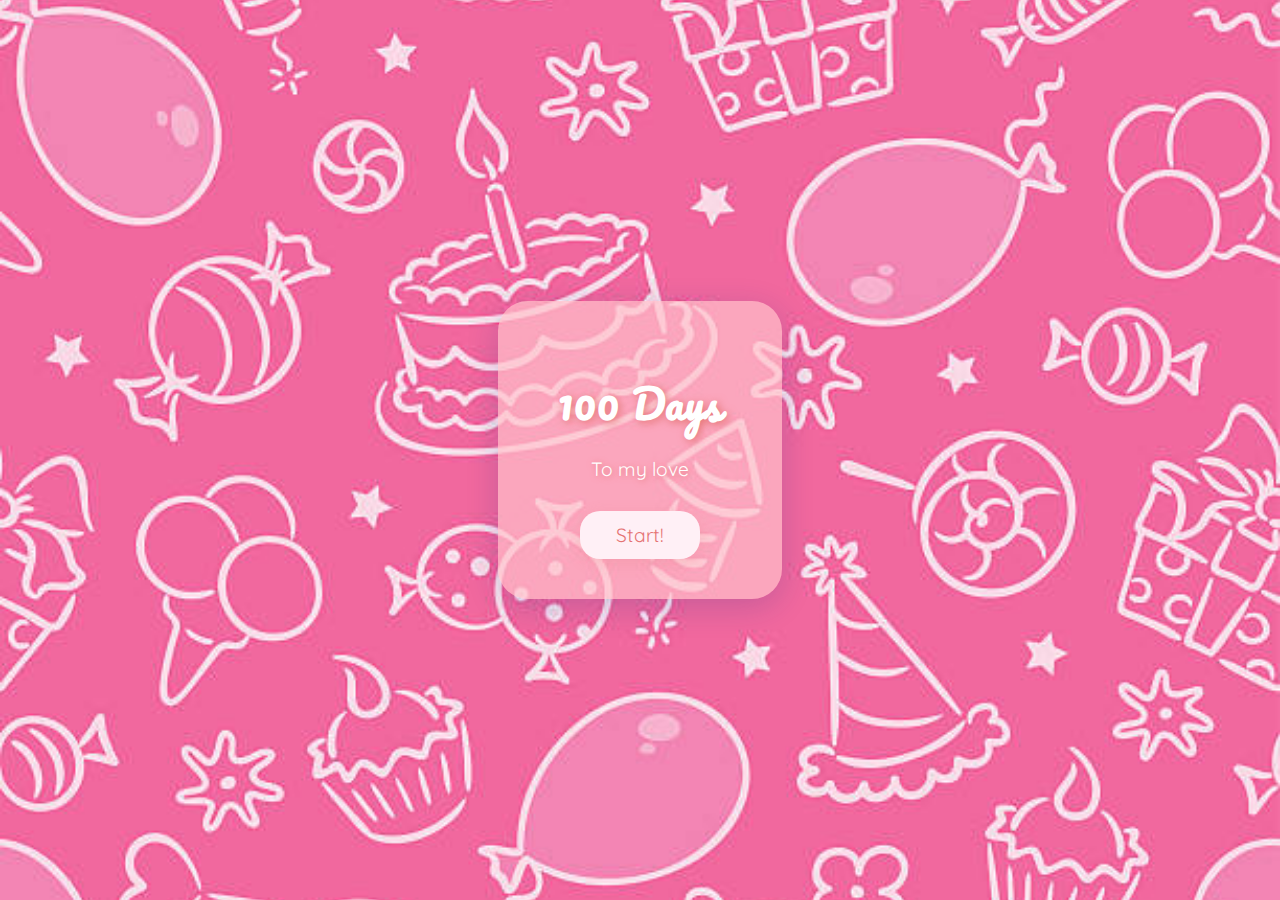
<file: index.html>
<!DOCTYPE html>
<html lang="en">
    <head>
        <meta charset="UTF-8" />
        <meta
            name="viewport"
            content="width=device-width, initial-scale=1.0, maximum-scale=1.0, user-scalable=no"
        />
        <title>100 Days</title>
        <link rel="stylesheet" href="css/style.css" />
        <link rel="stylesheet" href="css/protection.css" />
        <link rel="stylesheet" href="css/numpad-custom.css" />
        <link
            href="https://fonts.googleapis.com/css2?family=Fredoka+One&family=Pacifico&family=Quicksand:wght@400;700&display=swap"
            rel="stylesheet"
        />
    </head>
    <body>
        <div class="container" id="welcome-screen">
            <h1>100 Days</h1>
            <p>To my love</p>
            <button id="start-btn">Start!</button>
        </div>

        <div class="lock-container" id="lock-screen" style="display: none">
            <div class="photo-frame">
                <img src="images/img_memory/a3.jpg" alt="couple" />
                <div class="photo-caption">i love you &lt;3</div>
            </div>
            <h2>Love's Lock</h2>
            <p>Ngày kỷ niệm của chúng mình là ngày nào nhỉ?</p>
            <div class="lock-input">
                <span class="lock-icon">🔒</span>
                <span id="password-dots"></span>
            </div>
            <div class="numpad">
                <button class="num-btn num-1">1</button>
                <button class="num-btn num-2">2</button>
                <button class="num-btn num-3">3</button>
                <button class="num-btn num-4">4</button>
                <button class="num-btn num-5">5</button>
                <button class="num-btn num-6">6</button>
                <button class="num-btn num-7">7</button>
                <button class="num-btn num-8">8</button>
                <button class="num-btn num-9">9</button>
                <button class="num-btn num-star">*</button>
                <button class="num-btn num-0">0</button>
                <button class="num-btn num-backspace" id="backspace">⌫</button>
            </div>
        </div>

        <script src="js/script.js"></script>
        <script src="prevent-zoom.js"></script>
    </body>
</html>
</file>
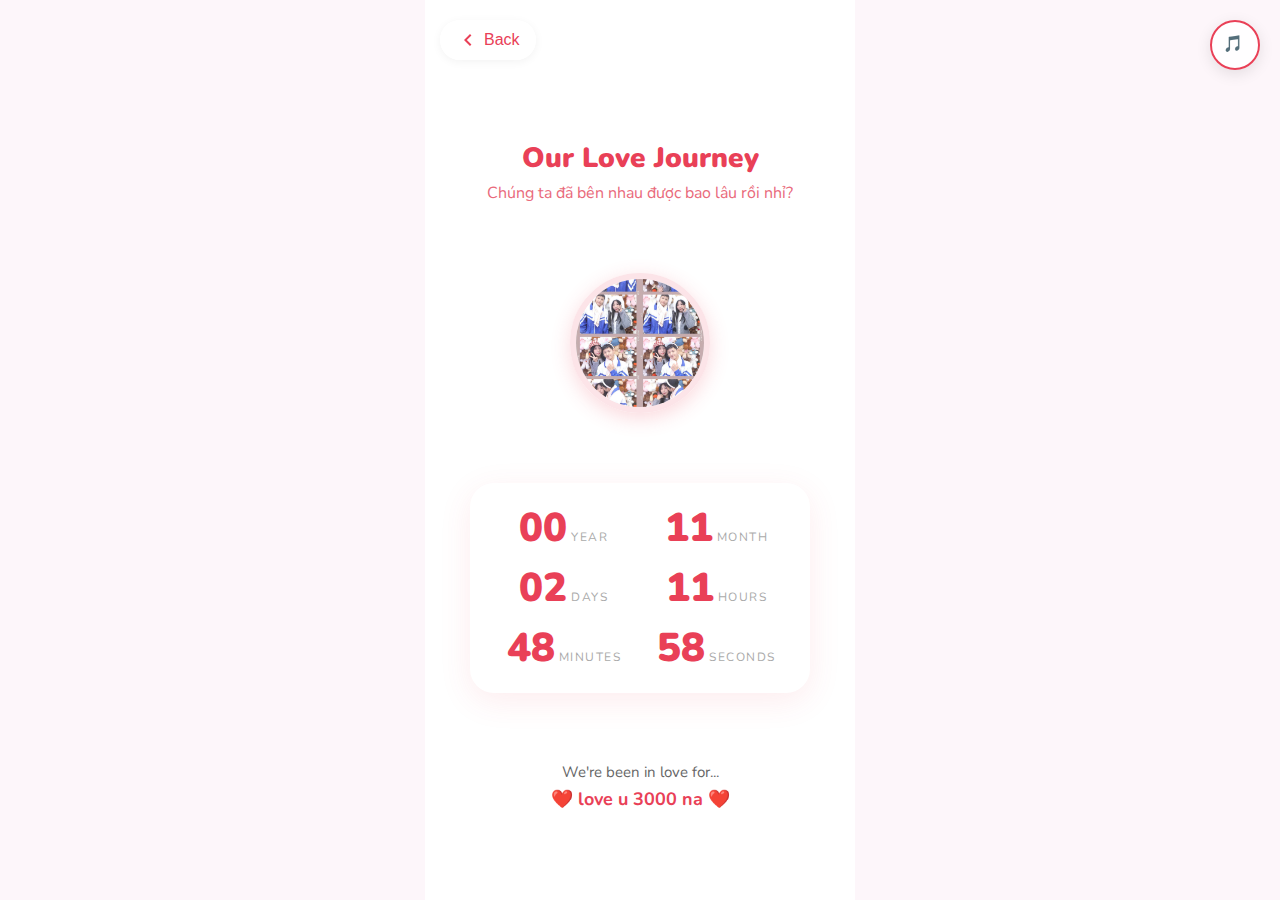
<file: count.html>
<!DOCTYPE html>
<html lang="vi">
    <head>
        <meta charset="UTF-8" />
        <meta
            name="viewport"
            content="width=device-width, initial-scale=1.0, user-scalable=no"
        />
        <title>Love Calendar</title>
        <link rel="stylesheet" href="css/count.css" />
        <link rel="stylesheet" href="css/music-control.css" />
        <link rel="stylesheet" href="css/protection.css" />
        <link rel="preconnect" href="https://fonts.googleapis.com" />
        <link rel="preconnect" href="https://fonts.gstatic.com" crossorigin />
        <link
            href="https://fonts.googleapis.com/css2?family=Nunito:wght@400;700;900&family=Kanit:wght@400;700&display=swap"
            rel="stylesheet"
        />
        <!-- Bảo vệ source code -->
        <script src="js/protection.js"></script>
    </head>
    <body>
        <div class="mobile-screen">
            <header>
                <button class="back-btn" onclick="window.history.back()">
                    <svg
                        width="24"
                        height="24"
                        viewBox="0 0 24 24"
                        fill="none"
                        xmlns="http://www.w3.org/2000/svg"
                    >
                        <path
                            d="M15.41 7.41L14 6L8 12L14 18L15.41 16.59L10.83 12L15.41 7.41Z"
                            fill="#E94057"
                        />
                    </svg>
                    <span>Back</span>
                </button>
            </header>

            <main>
                <div class="top-content">
                    <h1>Our Love Journey</h1>
                    <h2>Chúng ta đã bên nhau được bao lâu rồi nhỉ?</h2>
                </div>

                <div class="avatar-container">
                    <img src="images/img_memory/a3.jpg" alt="Ảnh cặp đôi" />
                </div>

                <div class="countdown-card">
                    <div class="countdown-grid">
                        <div class="time-unit">
                            <span class="time-value" id="years">00</span>
                            <span class="time-label">Year</span>
                        </div>
                        <div class="time-unit">
                            <span class="time-value" id="months">00</span>
                            <span class="time-label">Month</span>
                        </div>
                        <div class="time-unit">
                            <span class="time-value" id="days">00</span>
                            <span class="time-label">Days</span>
                        </div>
                        <div class="time-unit">
                            <span class="time-value" id="hours">00</span>
                            <span class="time-label">Hours</span>
                        </div>
                        <div class="time-unit">
                            <span class="time-value" id="minutes">00</span>
                            <span class="time-label">Minutes</span>
                        </div>
                        <div class="time-unit">
                            <span class="time-value" id="seconds">00</span>
                            <span class="time-label">Seconds</span>
                        </div>
                    </div>
                </div>

                <div class="footer-text">
                    <p class="footer-title">We're been in love for...</p>
                    <p class="footer-message">❤️ love u 3000 na ❤️</p>
                </div>
            </main>
        </div>

        <!-- Giữ nguyên tệp JS của bạn -->
        <script src="js/count.js"></script>
        <script src="js/music-controller.js"></script>
    </body>
</html>
</file>
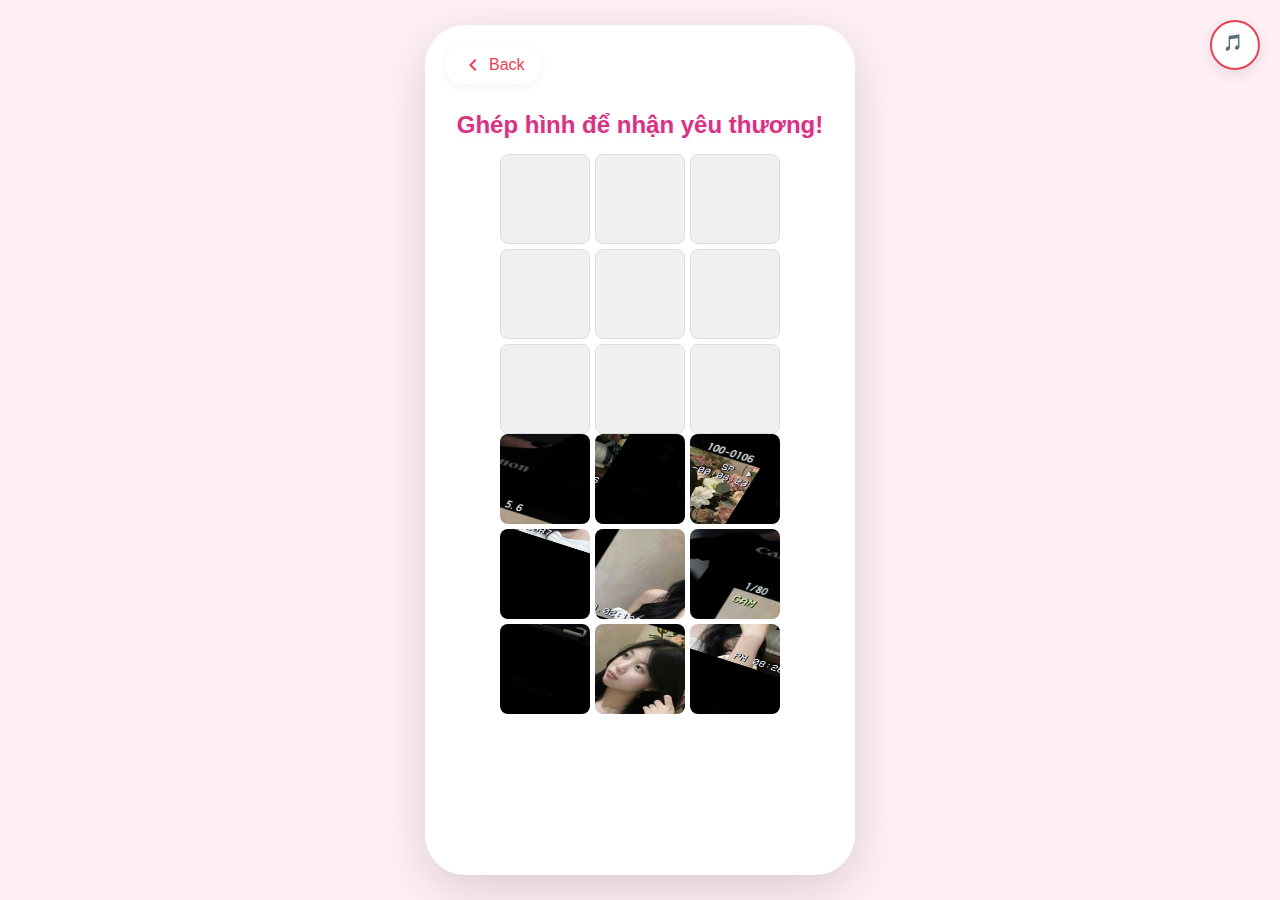
<file: game.html>
<!DOCTYPE html>
<html lang="vi">
    <head>
        <meta charset="UTF-8" />
        <meta
            name="viewport"
            content="width=device-width, initial-scale=1.0, maximum-scale=1.0, user-scalable=no"
        />
        <meta name="theme-color" content="#e573b7" />
        <meta name="apple-mobile-web-app-capable" content="yes" />
        <meta name="apple-mobile-web-app-status-bar-style" content="default" />
        <title>Love Puzzle</title>
        <link rel="stylesheet" href="css/game.css" />
        <link rel="stylesheet" href="css/music-control.css" />
        <link rel="stylesheet" href="css/protection.css" />
        <link rel="preconnect" href="https://fonts.googleapis.com" />
        <!-- Bảo vệ source code -->
        <script src="js/protection.js"></script>
    </head>
    <body>
        <div class="mobile-screen">
            <header>
                <button
                    class="back-btn"
                    onclick="window.location.href='menu.html'"
                    aria-label="Quay lại menu"
                >
                    <svg
                        width="24"
                        height="24"
                        viewBox="0 0 24 24"
                        fill="none"
                        xmlns="http://www.w3.org/2000/svg"
                    >
                        <path
                            d="M15.41 7.41L14 6L8 12L14 18L15.41 16.59L10.83 12L15.41 7.41Z"
                            fill="#E94057"
                        />
                    </svg>
                    <span>Back</span>
                </button>
            </header>

            <main>
                <h1>Ghép hình để nhận yêu thương!</h1>

                <!-- Bảng trống để ghép hình -->
                <div class="puzzle-board" id="puzzleBoard"></div>

                <!-- Khu vực chứa các mảnh ghép đã xáo trộn -->
                <div class="pieces" id="pieces"></div>

                <!-- Ảnh hoàn chỉnh khi thắng (ban đầu bị ẩn) -->
                <div class="solution-image" id="solutionImage"></div>
            </main>

            <!-- Hiệu ứng trái tim rơi -->
            <div class="falling-hearts"></div>
        </div>

        <!-- GIỮ NGUYÊN TỆP JS CỦA BẠN -->
        <script src="js/game.js"></script>
        <script src="js/music-controller.js"></script>
        <script src="prevent-zoom.js"></script>
    </body>
</html>
</file>
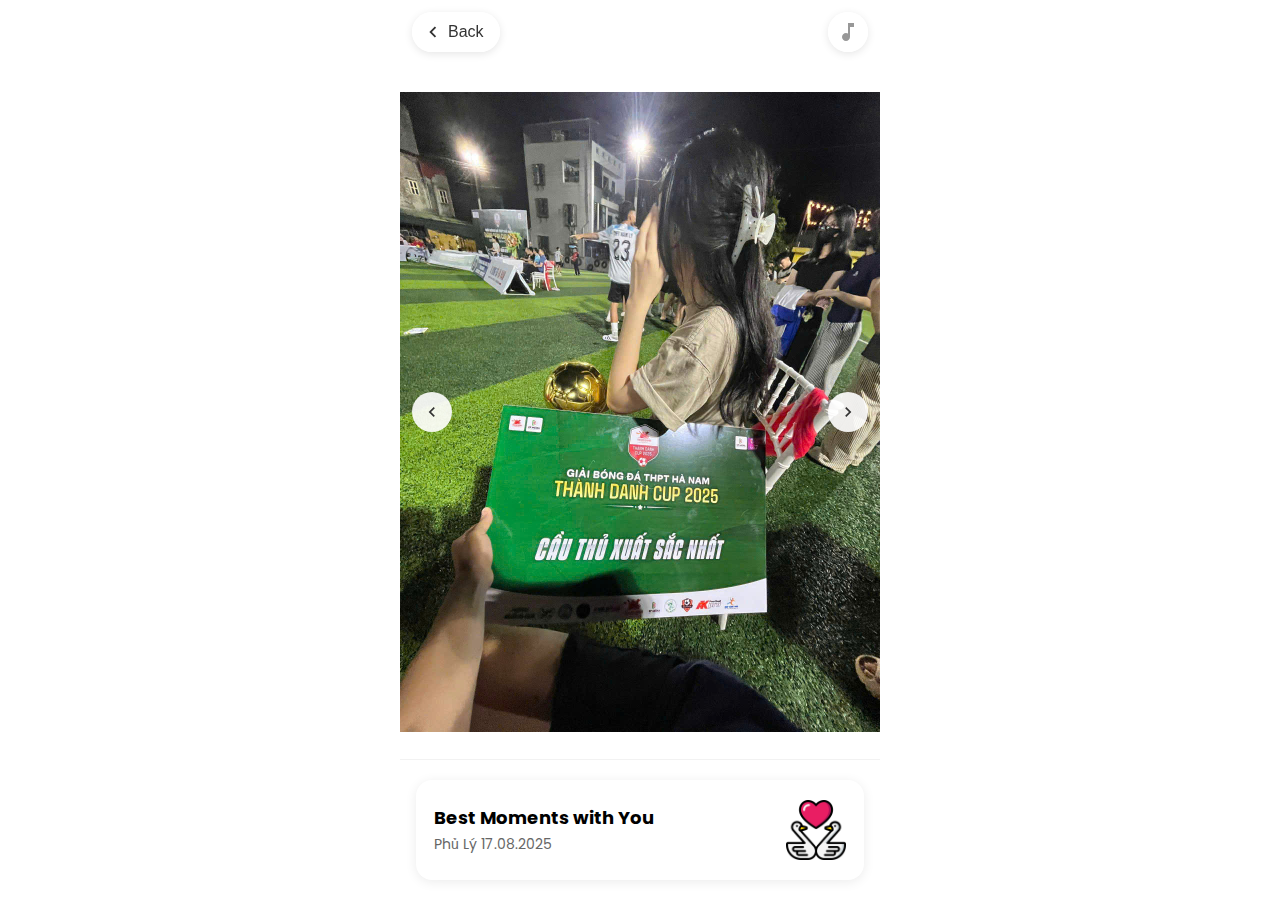
<file: memories.html>
<!DOCTYPE html>
<html lang="vi">
    <head>
        <meta charset="UTF-8" />
        <meta
            name="viewport"
            content="width=device-width, initial-scale=1.0, maximum-scale=1.0"
        />
        <title>Best Moments</title>

        <link rel="stylesheet" href="css/memories.css" />

        <link rel="preconnect" href="https://fonts.googleapis.com" />
        <link rel="preconnect" href="https://fonts.gstatic.com" crossorigin />
        <link
            href="https://fonts.googleapis.com/css2?family=Kanit:wght@400;700&family=Poppins:wght@400;700&display=swap"
            rel="stylesheet"
        />
    </head>

    <body>
        <div class="mobile-screen">
            <main>
                <div class="slider-container">
                    <div class="slider-wrapper">
                        <div class="slider" id="memorySlider"></div>
                    </div>
                </div>
                <div class="wishes-section" id="wishesSection">
                    <div class="wish-content">
                        <div class="wish-text-wrapper">
                            <h3 class="wish-title" id="wishTitle">Best Moments with You</h3>
                            <p class="wish-subtitle" id="wishSubtitle">You're My Happy Place</p>
                        </div>
                        <img src="images/kdoi.png" alt="Decoration" class="wish-icon" />
                    </div>
                </div>
            </main>

            <button class="back-btn" aria-label="Back to menu" onclick="window.location.href='menu.html'">
                <svg viewBox="0 0 24 24">
                    <path d="M15.41 7.41L14 6L8 12L14 18L15.41 16.59L10.83 12L15.41 7.41Z"/>
                </svg> 
                Back </button>

            <button
                class="music-control paused"
                id="musicControl"
                aria-label="Toggle music"
            >
                <svg viewBox="0 0 24 24">
                    <path
                        d="M12 3v10.55c-.59-.34-1.27-.55-2-.55-2.21 0-4 1.79-4 4s1.79 4 4 4 4-1.79 4-4V7h4V3h-6z"
                    />
                </svg>
            </button>
        </div>

        <audio id="backgroundMusic" loop>
            <source src="music.mp3" type="audio/mpeg" />
        </audio>

        <script src="js/memories.js"></script>
    </body>
</html>
</file>
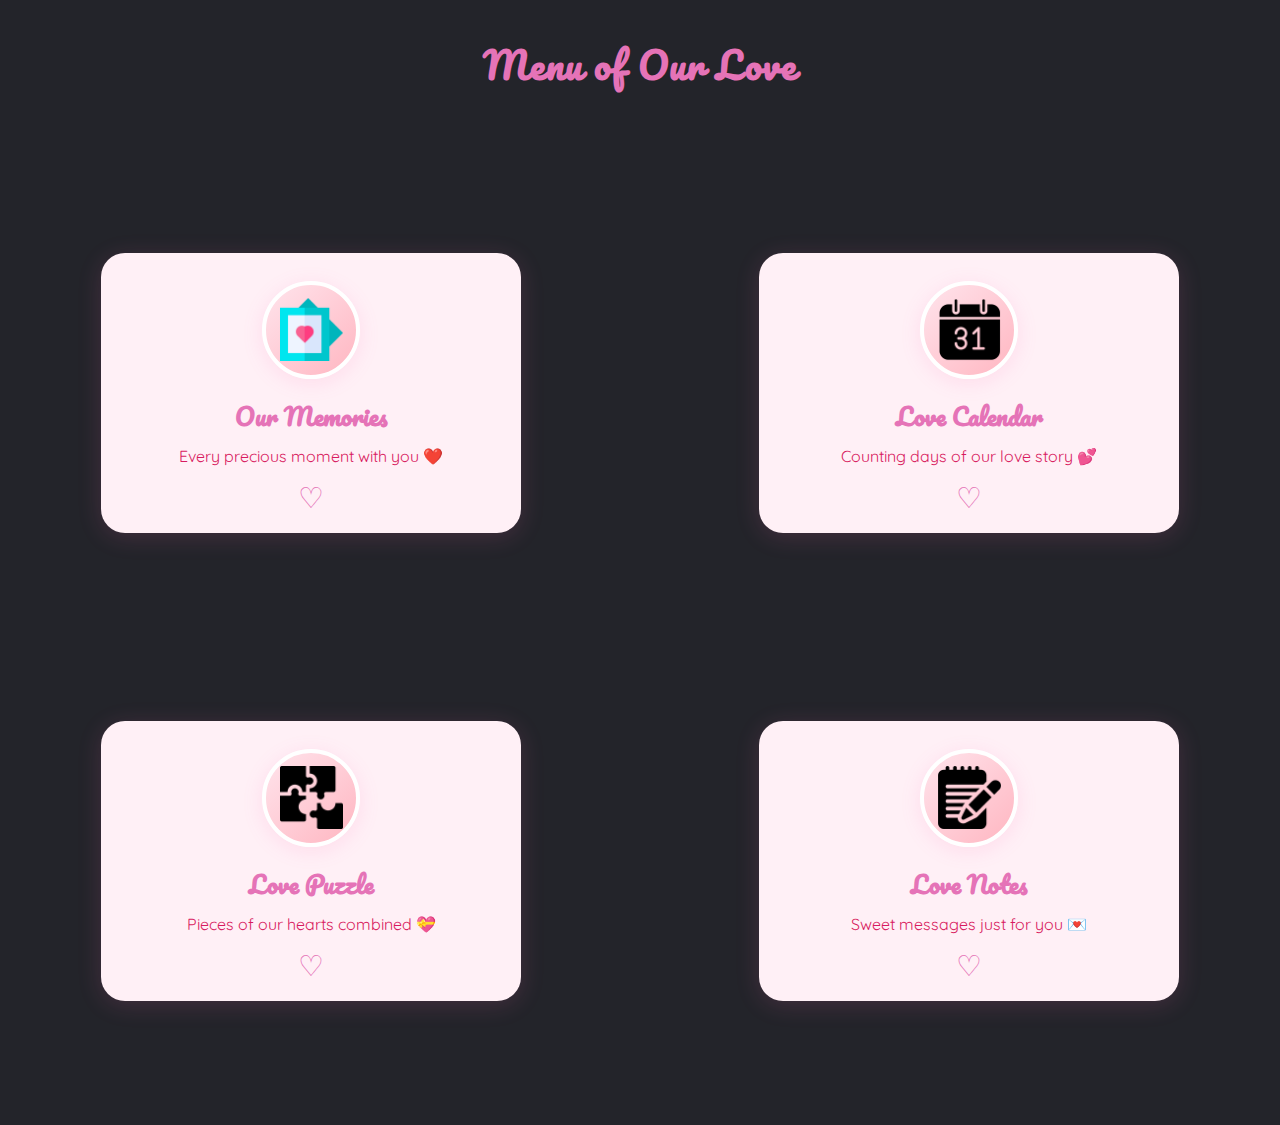
<file: menu.html>
<!DOCTYPE html>
<html lang="en">
    <head>
        <meta charset="UTF-8" />
        <meta
            name="viewport"
            content="width=device-width, initial-scale=1.0, maximum-scale=1.0, user-scalable=no"
        />
        <title>Menu of Our Love</title>
        <link rel="stylesheet" href="css/menu.css" />
        <link rel="stylesheet" href="css/protection.css" />
        <link
            href="https://fonts.googleapis.com/css2?family=Fredoka+One&family=Pacifico&family=Quicksand:wght@400;700&display=swap"
            rel="stylesheet"
        />
        <link rel="preconnect" href="https://fonts.googleapis.com" />
        <script src="js/protection.js"></script>
    </head>
    <body>
        <h1 class="menu-title">Menu of Our Love</h1>
        <div class="menu-container">
            <div
                class="menu-card"
                onclick="window.location.href='memories.html'"
                style="cursor: pointer"
            >
                <div class="menu-img-circle">
                    <img src="images/menu/memories.png" alt="Our Memories" />
                </div>
                <h3>Our Memories</h3>
                <p>Every precious moment with you ❤️</p>
                <span class="menu-heart">♡</span>
            </div>
            <div
                class="menu-card"
                onclick="window.location.href='count.html'"
                style="cursor: pointer"
            >
                <div class="menu-img-circle">
                    <img
                        src="images/menu/calender_11924326.png"
                        alt="Love Calendar"
                    />
                </div>
                <h3>Love Calendar</h3>
                <p>Counting days of our love story 💕</p>
                <span class="menu-heart">♡</span>
            </div>
            <div
                class="menu-card"
                onclick="window.location.href='game.html'"
                style="cursor: pointer"
            >
                <div class="menu-img-circle">
                    <img src="images/menu/puzzle.png" alt="Love Puzzle" />
                </div>
                <h3>Love Puzzle</h3>
                <p>Pieces of our hearts combined 💝</p>
                <span class="menu-heart">♡</span>
            </div>
            <div
                class="menu-card"
                onclick="window.location.href='message.html'"
                style="cursor: pointer"
            >
                <div class="menu-img-circle">
                    <img
                        src="images/menu/notepad_686173.png"
                        alt="Love Notes"
                    />
                </div>
                <h3>Love Notes</h3>
                <p>Sweet messages just for you 💌</p>
                <span class="menu-heart">♡</span>
            </div>
        </div>
        <script src="prevent-zoom.js"></script>
    </body>
</html>
</file>
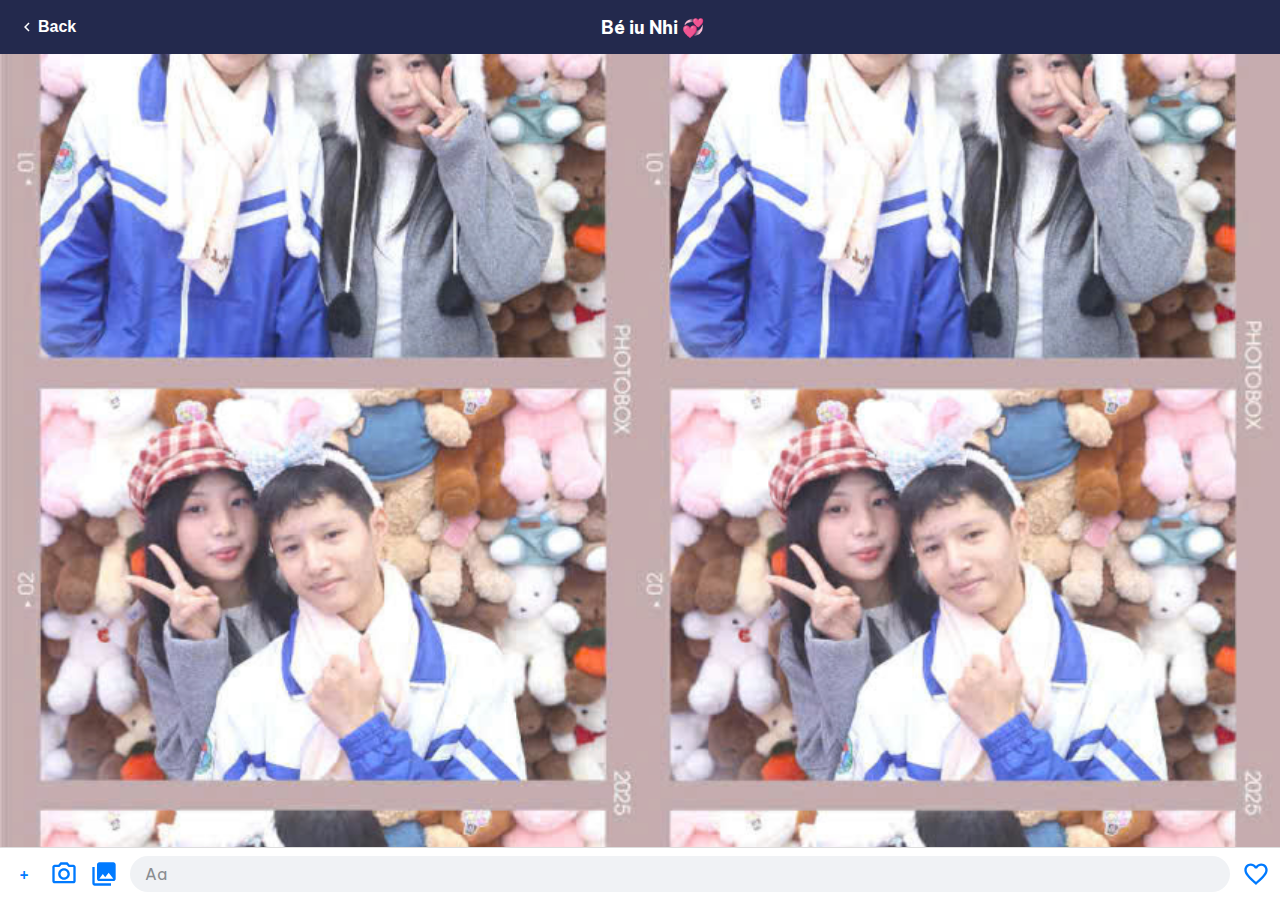
<file: message.html>
<!DOCTYPE html>
<html lang="vi">
    <head>
        <meta charset="UTF-8" />
        <meta
            name="viewport"
            content="width=device-width, initial-scale=1.0, user-scalable=no"
        />
        <title>Love Notes</title>
        <link rel="stylesheet" href="css/message.css" />
        <link rel="stylesheet" href="css/protection.css" />
        <link rel="preconnect" href="https://fonts.googleapis.com" />
        <link rel="preconnect" href="https://fonts.gstatic.com" crossorigin />
        <link
            href="https://fonts.googleapis.com/css2?family=Be+Vietnam+Pro:wght@400;700&display=swap"
            rel="stylesheet"
        />
        <!-- Bảo vệ source code -->
        <script src="js/protection.js"></script>
    </head>
    <body>
        <div class="mobile-screen">
            <!-- Header (sẽ dính ở trên cùng) -->
            <header class="chat-header">
                <button
                    class="back-btn"
                    onclick="window.location.href='menu.html'"
                >
                    <svg
                        width="18"
                        height="18"
                        viewBox="0 0 24 24"
                        fill="#fff"
                        xmlns="http://www.w3.org/2000/svg"
                    >
                        <path
                            d="M15.41 7.41L14 6L8 12L14 18L15.41 16.59L10.83 12L15.41 7.41Z"
                        />
                    </svg>
                    <span>Back</span>
                </button>
                <span class="chat-title">Bé iu Nhi 💞</span>
            </header>

            <!-- Khu vực chính chứa các tin nhắn -->
            <main class="chat-area-wrapper">
                <div class="chat-area" id="chatArea">
                    <div id="messageContainer">
                        <!-- Tin nhắn sẽ được thêm vào đây bằng JavaScript -->
                    </div>
                </div>
            </main>

            <!-- Thanh nhập liệu (sẽ dính ở dưới cùng) -->
            <footer class="chat-footer">
                <div class="footer-icon">+</div>
                <div class="footer-icon camera-icon"></div>
                <div class="footer-icon gallery-icon"></div>
                <div class="text-input-placeholder">Aa</div>
                <div class="footer-icon smiley-icon"></div>
                <div class="footer-icon like-icon"></div>
            </footer>
        </div>

        <!-- Giữ nguyên JS của bạn -->
        <script src="js/message.js"></script>
    </body>
</html>
</file>
<file: css/style.css>
body {
    margin: 0;
    padding: 0;
    min-height: 100vh;
    background: url("../images/birthdaycake.jpg") center/cover no-repeat;
    display: flex;
    justify-content: center;
    align-items: center;
    font-family: "Quicksand", "Fredoka One", cursive, sans-serif;
}

.container {
    background: rgba(255, 192, 203, 0.7);
    border-radius: 30px;
    padding: 40px 60px;
    text-align: center;
    box-shadow: 0 8px 32px 0 rgba(31, 38, 135, 0.2);
}

.container h1,
.lock-container h2 {
    font-family: "Pacifico", cursive;
    letter-spacing: 1px;
}

.container p,
.lock-container p,
.lock-input,
.numpad button {
    font-family: "Quicksand", sans-serif;
}

button,
.numpad button {
    font-family: "Quicksand", sans-serif;
}

h1 {
    color: #fff;
    font-size: 2.5em;
    margin-bottom: 10px;
    text-shadow: 2px 2px 8px #e57373;
}

p {
    color: #fff;
    font-size: 1.2em;
    margin-bottom: 30px;
    text-shadow: 1px 1px 6px #e57373;
}

button {
    background: #fff0f6;
    color: #e57373;
    border: none;
    border-radius: 20px;
    padding: 12px 36px;
    font-size: 1.2em;
    cursor: pointer;
    box-shadow: 0 4px 16px 0 rgba(231, 115, 115, 0.2);
    transition: background 0.2s, color 0.2s;
}

button:hover {
    background: #e57373;
    color: #fff0f6;
}

@media (max-width: 600px) {
    .container {
        padding: 20px 10px;
        border-radius: 18px;
    }
    h1 {
        font-size: 1.3em;
    }
    p {
        font-size: 1em;
    }
    button {
        font-size: 1em;
        padding: 10px 24px;
    }
}

/* Lock screen styles */
.lock-container {
    display: none;
    flex-direction: column;
    align-items: center;
    justify-content: center;
    min-height: 100vh;
    background: rgba(255, 255, 255, 0.85);
    position: absolute;
    top: 0;
    left: 0;
    right: 0;
    bottom: 0;
    z-index: 10;
}

.lock-container[style*="display: flex"] {
    display: flex !important;
}

.photo-frame {
    background: #fff;
    border-radius: 18px;
    box-shadow: 0 2px 12px rgba(0, 0, 0, 0.08);
    padding: 10px 10px 0 10px;
    margin-bottom: 12px;
    text-align: center;
    width: 180px;
}

.photo-frame img {
    width: 160px;
    height: 160px;
    object-fit: cover;
    border-radius: 12px;
}

.photo-caption {
    font-size: 1em;
    margin: 6px 0 0 0;
}

.lock-container h2 {
    margin: 10px 0 4px 0;
}

.lock-container p {
    margin: 0 0 16px 0;
    color: #444;
}

.lock-input {
    display: flex;
    align-items: center;
    background: #fff;
    border: 2px solid #ffb6c1;
    border-radius: 12px;
    padding: 8px 18px;
    margin-bottom: 18px;
    font-size: 1.5em;
    min-width: 180px;
    justify-content: center;
    transition: all 0.3s ease;
    box-shadow: 0 4px 15px rgba(255, 182, 193, 0.2);
}

.lock-input.correct {
    border-color: #4caf50;
    box-shadow: 0 4px 20px rgba(76, 175, 80, 0.3);
    animation: correctPulse 0.6s ease-out;
}

.lock-input.wrong {
    border-color: #ff1744;
    box-shadow: 0 4px 20px rgba(255, 23, 68, 0.3);
    animation: wrongShake 0.6s ease-out;
}

.lock-input.typing {
    border-color: #ff6b9d;
    box-shadow: 0 4px 20px rgba(255, 107, 157, 0.3);
    transform: scale(1.02);
}

.lock-icon {
    margin-right: 10px;
    animation: lockBounce 2s ease-in-out infinite;
}

#password-dots {
    display: flex;
    gap: 8px;
    align-items: center;
}

.dot {
    width: 12px;
    height: 12px;
    border-radius: 50%;
    background: #ffb6c1;
    transition: all 0.3s ease;
    animation: dotPulse 0.5s ease-out;
}

.dot.filled {
    background: #ff6b9d;
    transform: scale(1.2);
    box-shadow: 0 2px 8px rgba(255, 107, 157, 0.4);
}

.numpad {
    display: grid;
    grid-template-columns: repeat(3, 60px);
    gap: 10px;
    justify-content: center;
}

.numpad button {
    background: #fff0f6;
    border: none;
    border-radius: 12px;
    font-size: 1.3em;
    padding: 16px 4px;
    box-shadow: 0 2px 8px rgba(231, 115, 115, 0.08);
    cursor: pointer;
    transition: all 0.2s ease;
    position: relative;
    overflow: hidden;
}

.numpad button:active {
    background: #ffe4ec;
    transform: scale(0.95);
}

.numpad button::before {
    content: "";
    position: absolute;
    top: 50%;
    left: 50%;
    width: 0;
    height: 0;
    background: rgba(255, 107, 157, 0.2);
    border-radius: 50%;
    transform: translate(-50%, -50%);
    transition: all 0.3s ease;
}

.numpad button:active::before {
    width: 100px;
    height: 100px;
}

#backspace {
    background: #ffe4ec;
    color: #e57373;
    font-weight: bold;
}

#backspace:active {
    background: #ffb6c1;
    color: #fff;
}

@keyframes correctPulse {
    0% {
        transform: scale(1);
    }
    50% {
        transform: scale(1.05);
    }
    100% {
        transform: scale(1);
    }
}

@keyframes wrongShake {
    0%,
    100% {
        transform: translateX(0);
    }
    25% {
        transform: translateX(-5px);
    }
    75% {
        transform: translateX(5px);
    }
}

@keyframes lockBounce {
    0%,
    100% {
        transform: scale(1);
    }
    50% {
        transform: scale(1.1);
    }
}

@keyframes dotPulse {
    0% {
        transform: scale(0.8);
        opacity: 0.5;
    }
    100% {
        transform: scale(1);
        opacity: 1;
    }
}

@media (max-width: 600px) {
    /* Khôi phục layout cũ */
    .lock-container {
        padding: 20px 15px;
        max-width: 100vw;
        width: 100%;
        min-height: unset;
        height: auto;
        margin: 0 auto;
        box-sizing: border-box;
        display: block;
    }
    .photo-frame img {
        width: 120px;
        height: 120px;
        max-width: 100%;
    }
    /* Chỉ giảm kích thước numpad */
    .numpad {
        grid-template-columns: repeat(3, 1fr);
        gap: 6px;
        padding: 0 5px;
    }
    .numpad button {
        font-size: 1em;
        padding: 8px 0;
        min-width: 36px;
        min-height: 36px;
        border-radius: 12px;
    }
    .lock-input {
        font-size: 1.2em;
        padding: 8px 16px;
    }
    .lock-container h2,
    .lock-container p {
        font-size: 1em;
        margin: 8px 0;
    }
    .photo-caption {
        font-size: 0.9em;
    }
}

@media (max-width: 400px) {
    .lock-container {
        padding: 15px 10px;
    }
    .photo-frame {
        width: 120px;
    }
    .photo-frame img {
        width: 100px;
        height: 100px;
    }
    .lock-container h2 {
        font-size: 1.6em;
    }
    .lock-container p {
        font-size: 1em;
    }
    .lock-input {
        font-size: 1.6em;
        min-width: 180px;
        padding: 12px 20px;
    }
    .dot {
        width: 14px;
        height: 14px;
    }
    .numpad {
        grid-template-columns: repeat(3, 60px);
        gap: 10px;
    }
    .numpad button {
        font-size: 1.4em;
        padding: 18px 0;
    }
}

.menu-container {
    display: grid;
    grid-template-columns: repeat(2, 1fr);
    gap: 36px;
    justify-items: center;
    align-items: center;
    padding: 48px 0 48px 0;
    min-height: 100vh;
    background: #23242a;
}

.menu-card {
    background: #fff0f6;
    border-radius: 24px;
    box-shadow: 0 4px 24px 0 rgba(255, 105, 180, 0.15);
    padding: 28px 24px 18px 24px;
    width: 90vw;
    max-width: 420px;
    text-align: center;
    position: relative;
    transition: box-shadow 0.2s;
}

.menu-card img {
    width: 110px;
    height: 110px;
    object-fit: cover;
    margin-bottom: 10px;
    border-radius: 50%;
    background: #ffe4ec;
    box-shadow: 0 2px 12px rgba(255, 105, 180, 0.08);
}

.menu-card h3 {
    font-family: "Pacifico", cursive;
    color: #e573b7;
    font-size: 1.5em;
    margin: 0 0 6px 0;
}

.menu-card p {
    font-family: "Quicksand", sans-serif;
    color: #d81b60;
    font-size: 1em;
    margin: 0 0 10px 0;
}

.menu-heart {
    font-size: 1.6em;
    color: #e573b7;
    display: block;
    margin-top: 4px;
}

.menu-card:hover {
    box-shadow: 0 8px 32px 0 rgba(255, 105, 180, 0.25);
}

@media (max-width: 900px) {
    .menu-container {
        grid-template-columns: 1fr;
        gap: 24px;
        padding: 24px 0 24px 0;
    }
    .menu-card {
        max-width: 98vw;
        padding: 18px 8px 12px 8px;
    }
    .menu-card img {
        width: 70px;
        height: 70px;
    }
}

@media (max-width: 600px) {
    html,
    body {
        overflow-x: hidden;
    }
    .menu-container {
        grid-template-columns: 1fr;
        gap: 18px;
        padding: 0;
    }
    .menu-card {
        width: 100%;
        max-width: 100%;
        margin: 0 auto;
        padding: 14px 0 10px 0;
        box-sizing: border-box;
    }
    .menu-card img {
        width: 60px;
        height: 60px;
    }
}

.menu-title {
    font-family: "Pacifico", cursive;
    color: #e573b7;
    text-align: center;
    font-size: 2.3em;
    margin-top: 32px;
    margin-bottom: 32px;
    letter-spacing: 1px;
}
</file>
<file: css/protection.css>
/* CSS bảo vệ source code */

/* Ẩn tất cả text selection */
* {
    -webkit-user-select: none !important;
    -moz-user-select: none !important;
    -ms-user-select: none !important;
    user-select: none !important;
    -webkit-touch-callout: none !important;
    -webkit-tap-highlight-color: transparent !important;
}

/* Ẩn scrollbar để tránh inspect */
::-webkit-scrollbar {
    display: none !important;
}

/* Ẩn outline khi focus */
*:focus {
    outline: none !important;
}

/* Ẩn các element có thể bị inspect */
[data-debug] {
    display: none !important;
}

/* Chống drag images */
img {
    -webkit-user-drag: none !important;
    -khtml-user-drag: none !important;
    -moz-user-drag: none !important;
    -o-user-drag: none !important;
    user-drag: none !important;
    pointer-events: none !important;
}

/* Ẩn source trong view source */
@media print {
    * {
        display: none !important;
    }
}

/* Chống highlight text */
::selection {
    background: transparent !important;
    color: inherit !important;
}

::-moz-selection {
    background: transparent !important;
    color: inherit !important;
}

/* Ẩn các thông tin debug */
[style*="debug"],
[class*="debug"],
[id*="debug"] {
    display: none !important;
}
</file>
<file: css/numpad-custom.css>
/* CSS tùy chỉnh cho numpad buttons */

/* Class chung cho tất cả button số */
.num-btn {
    /* Kích thước cơ bản - tối ưu mobile */
    width: 70px;
    height: 70px;
    font-size: 25px;
    font-weight: bold;
    border-radius: 50%;
    border: 2px solid #e94057;
    background: rgba(255, 255, 255, 0.95);
    color: #e94057;
    cursor: pointer;
    transition: all 0.2s ease;
    margin: 4px;
    display: flex;
    align-items: center;
    justify-content: center;
    box-shadow: 0 3px 10px rgba(0, 0, 0, 0.15);
    backdrop-filter: blur(5px);
}

/* Hiệu ứng đặc biệt cho từng số - hiện rõ nét luôn */
.num-1 {
    background: linear-gradient(135deg, #ff6b6b, #ee5a24);
    color: #E84C86;
    border-color: rgba(255, 255, 255, 0.3);
    box-shadow: 0 4px 15px rgba(255, 107, 107, 0.4);
}

.num-2 {
    background: linear-gradient(135deg, #feca57, #ff9ff3);
    color: #E84C86;
    border-color: rgba(255, 255, 255, 0.3);
    box-shadow: 0 4px 15px rgba(254, 202, 87, 0.4);
}

.num-3 {
    background: linear-gradient(135deg, #48dbfb, #0abde3);
    color: #E84C86;
    border-color: rgba(255, 255, 255, 0.3);
    box-shadow: 0 4px 15px rgba(72, 219, 251, 0.4);
}

.num-4 {
    background: linear-gradient(135deg, #1dd1a1, #10ac84);
    color: #E84C86;
    border-color: rgba(255, 255, 255, 0.3);
    box-shadow: 0 4px 15px rgba(29, 209, 161, 0.4);
}

.num-5 {
    background: linear-gradient(135deg, #ff9ff3, #f368e0);
    color: #E84C86;
    border-color: rgba(255, 255, 255, 0.3);
    box-shadow: 0 4px 15px rgba(255, 159, 243, 0.4);
}

.num-6 {
    background: linear-gradient(135deg, #54a0ff, #2e86de);
    color: #E84C86;
    border-color: rgba(255, 255, 255, 0.3);
    box-shadow: 0 4px 15px rgba(84, 160, 255, 0.4);
}

.num-7 {
    background: linear-gradient(135deg, #5f27cd, #341f97);
    color: #E84C86;
    border-color: rgba(255, 255, 255, 0.3);
    box-shadow: 0 4px 15px rgba(95, 39, 205, 0.4);
}

.num-8 {
    background: linear-gradient(135deg, #00d2d3, #54a0ff);
    color: #E84C86;
    border-color: rgba(255, 255, 255, 0.3);
    box-shadow: 0 4px 15px rgba(0, 210, 211, 0.4);
}

.num-9 {
    background: linear-gradient(135deg, #ff9f43, #ee5a24);
    color: #E84C86;
    border-color: rgba(255, 255, 255, 0.3);
    box-shadow: 0 4px 15px rgba(255, 159, 67, 0.4);
}

/* Các button khác */
.num-0 {
    background: linear-gradient(135deg, #e84393, #fd79a8);
    color: #E84C86;
    border-color: rgba(255, 255, 255, 0.3);
    box-shadow: 0 4px 15px rgba(232, 67, 147, 0.4);
}

.num-star {
    background: linear-gradient(135deg, #6c5ce7, #a29bfe);
    color: #E84C86;
    border-color: rgba(255, 255, 255, 0.3);
    box-shadow: 0 4px 15px rgba(108, 92, 231, 0.4);
}

.num-backspace {
    background: linear-gradient(135deg, #e17055, #d63031);
    color: #E84C86;
    border-color: rgba(255, 255, 255, 0.3);
    box-shadow: 0 4px 15px rgba(225, 112, 85, 0.4);
}

/* Hover effect - nhẹ nhàng hơn */
.num-btn:hover {
    transform: scale(1.05);
    box-shadow: 0 6px 20px rgba(0, 0, 0, 0.25);
}

/* Active effect khi click */
.num-btn:active {
    transform: scale(0.98);
    transition: transform 0.1s ease;
}

/* Responsive design - tối ưu mobile */
@media (max-width: 768px) {
    .num-btn {
        width: 65px;
        height: 65px;
        font-size: 20px;
        margin: 3px;
        box-shadow: 0 2px 8px rgba(0, 0, 0, 0.2);
    }

    .num-btn:hover {
        transform: scale(1.03);
    }
}

@media (max-width: 480px) {
    .num-btn {
        width: 55px;
        height: 55px;
        font-size: 18px;
        margin: 2px;
        box-shadow: 0 2px 6px rgba(0, 0, 0, 0.15);
    }

    .num-btn:hover {
        transform: scale(1.02);
    }
}

/* Tối ưu cho màn hình nhỏ */
@media (max-width: 360px) {
    .num-btn {
        width: 50px;
        height: 50px;
        font-size: 16px;
        margin: 1px;
    }
}

/* Hiệu ứng ripple khi click (tùy chọn) */
.num-btn {
    position: relative;
    overflow: hidden;
}

.num-btn::after {
    content: "";
    position: absolute;
    top: 50%;
    left: 50%;
    width: 0;
    height: 0;
    border-radius: 50%;
    background: rgba(255, 255, 255, 0.3);
    transform: translate(-50%, -50%);
    transition: width 0.3s, height 0.3s;
}

.num-btn:active::after {
    width: 100px;
    height: 100px;
}
</file>
<file: css/count.css>
/* --- CÀI ĐẶT CƠ BẢN VÀ CHỐNG LỖI GIAO DIỆN --- */
* {
    box-sizing: border-box;
    -webkit-tap-highlight-color: transparent;
}

html, body {
    width: 100%;
    height: 100%;
    margin: 0;
    padding: 0;
    background: #fdf6fa;
    overflow: hidden; /* Ngăn cuộn toàn trang */
    font-family: "Nunito", "Kanit", sans-serif;
}

body {
    display: flex;
    justify-content: center;
    align-items: center;
}

/* --- KHUNG MÀN HÌNH CHÍNH (SỬ DỤNG FLEXBOX) --- */
.mobile-screen {
    width: 100%;
    max-width: 430px; /* Giới hạn chiều rộng trên tablet */
    height: 100%;
    background: #fff;
    display: flex;
    flex-direction: column; /* Bố cục theo chiều dọc */
    position: relative;
    overflow: hidden; /* Quan trọng: ẩn nội dung bị tràn */
}

/* --- HEADER --- */
header {
    position: absolute;
    top: 20px;
    left: 15px;
    z-index: 10;
}
.back-btn {
    display: flex;
    align-items: center;
    background-color: rgba(255, 255, 255, 0.95);
    border: none;
    border-radius: 20px;
    padding: 8px 16px;
    font-size: 16px;
    color: #e94057;
    cursor: pointer;
    box-shadow: 0 2px 10px rgba(0, 0, 0, 0.05);
}
.back-btn svg {
    margin-right: 4px;
}

/* --- NỘI DUNG CHÍNH (MAIN) --- */
main {
    flex-grow: 1; /* Cho phép main chiếm hết không gian còn lại */
    display: flex;
    flex-direction: column;
    align-items: center;
    justify-content: space-evenly; /* Phân bố đều không gian theo chiều dọc */
    padding: 20px;
    padding-top: 70px; /* Chừa chỗ cho header */
    width: 100%;
    overflow-y: auto; /* Cho phép cuộn nếu màn hình quá lùn */
}

.top-content {
    text-align: center;
}
h1 {
    font-weight: 900;
    font-size: 28px;
    color: #e94057;
    margin: 0;
}
h2 {
    font-weight: 400;
    font-size: 16px;
    color: #e96a7b;
    margin: 5px 0 0 0;
}

.avatar-container {
    width: 140px;   /* Tăng kích thước một chút cho cân đối */
    height: 140px;
    border-radius: 50%;
    border: 6px solid #fce4e8;
    overflow: hidden;
    box-shadow: 0 5px 20px rgba(233, 64, 87, 0.2);
    flex-shrink: 0; /* Không cho avatar bị co lại */
}
.avatar-container img {
    width: 100%;
    height: 100%;
    object-fit: cover;
}

/* --- THẺ ĐẾM NGƯỢC --- */
.countdown-card {
    background: #fff;
    width: 100%;
    max-width: 340px;
    padding: 25px;
    border-radius: 24px;
    box-shadow: 0 8px 32px rgba(233, 64, 87, 0.1);
}

.countdown-grid {
    display: grid;
    grid-template-columns: 1fr 1fr;
    gap: 20px 15px; /* Tăng khoảng cách cho dễ nhìn */
}

.time-unit {
    text-align: center;
}

.time-value {
    font-size: 40px;
    font-weight: 900;
    color: #e94057;
    line-height: 1;
}

.time-label {
    font-size: 12px;
    color: #aaa;
    margin-top: 5px;
    text-transform: uppercase;
    letter-spacing: 1.5px;
}

/* --- CHÂN TRANG --- */
.footer-text {
    text-align: center;
}
.footer-title {
    font-size: 15px;
    color: #666;
    margin: 0;
}
.footer-message {
    font-size: 18px;
    color: #e94057;
    font-weight: bold;
    margin: 5px 0 0 0;
}
</file>
<file: css/music-control.css>
/* Music Control Button Styles */
.music-control-btn {
    position: fixed;
    top: 20px;
    right: 20px;
    width: 50px;
    height: 50px;
    border-radius: 50%;
    background: rgba(255, 255, 255, 0.9);
    border: 2px solid #e94057;
    cursor: pointer;
    z-index: 1000;
    display: flex;
    align-items: center;
    justify-content: center;
    box-shadow: 0 4px 15px rgba(0, 0, 0, 0.1);
    transition: all 0.3s ease;
    backdrop-filter: blur(10px);
    -webkit-tap-highlight-color: transparent;
}

.music-control-btn:hover {
    transform: scale(1.1);
    box-shadow: 0 6px 20px rgba(0, 0, 0, 0.15);
}

.music-control-btn:active {
    transform: scale(0.95);
}

.music-control-btn.playing {
    background: #e94057;
    color: white;
    animation: pulse 2s infinite;
}

.music-control-btn:not(.playing) {
    background: rgba(255, 255, 255, 0.9);
    color: #e94057;
}

.music-icon {
    width: 24px;
    height: 24px;
    transition: all 0.3s ease;
}

.music-control-btn.playing .music-icon {
    animation: rotate 3s linear infinite;
}

@keyframes pulse {
    0% {
        box-shadow: 0 4px 15px rgba(233, 64, 87, 0.3);
    }
    50% {
        box-shadow: 0 4px 25px rgba(233, 64, 87, 0.6);
    }
    100% {
        box-shadow: 0 4px 15px rgba(233, 64, 87, 0.3);
    }
}

@keyframes rotate {
    from {
        transform: rotate(0deg);
    }
    to {
        transform: rotate(360deg);
    }
}

/* Responsive design */
@media (max-width: 768px) {
    .music-control-btn {
        top: 15px;
        right: 15px;
        width: 45px;
        height: 45px;
        min-width: 44px;
        min-height: 44px;
    }

    .music-icon {
        width: 20px;
        height: 20px;
    }

    .music-control-btn:hover {
        transform: none;
    }
}
</file>
<file: css/game.css>
/* --- CÀI ĐẶT CƠ BẢN VÀ FONT --- */
*,
*::before,
*::after {
    box-sizing: border-box;
}

html,
body {
    width: 100%;
    height: 100%;
    margin: 0;
    padding: 0;
    font-family: sans-serif;
    background: #fff0f5;
    overflow-x: hidden; /* Đảm bảo không có thanh cuộn ngang */
}

/* --- CĂN GIỮA TOÀN BỘ GIAO DIỆN --- */
body {
    display: flex;
    justify-content: center;
    align-items: center;
}

/* --- KHUNG GIẢ LẬP ĐIỆN THOẠI --- */
.mobile-screen {
    width: 100%;
    max-width: 430px;
    height: 100%;
    max-height: 850px;
    background-color: #fff;
    border-radius: 40px;
    box-shadow: 0 10px 40px rgba(0, 0, 0, 0.1);
    display: flex;
    flex-direction: column;
    position: relative;
    overflow: hidden;
}

/* --- HEADER VÀ NÚT BACK --- */
header {
    position: absolute;
    top: 20px;
    left: 20px;
    z-index: 10;
}
.back-btn {
    display: flex;
    align-items: center;
    background-color: rgba(255, 255, 255, 0.9);
    border: none;
    border-radius: 20px;
    padding: 8px 16px;
    font-size: 16px;
    color: #e94057;
    cursor: pointer;
    box-shadow: 0 2px 10px rgba(0, 0, 0, 0.05);
    transition: all 0.3s ease;
}
.back-btn:hover {
    background-color: rgba(255, 255, 255, 1);
    transform: translateY(-2px);
    box-shadow: 0 4px 15px rgba(0, 0, 0, 0.1);
}
.back-btn svg {
    margin-right: 4px;
}

/* --- KHU VỰC CHÍNH (MAIN) --- */
main {
    flex-grow: 1; /* Cho phép main lấp đầy không gian còn lại */
    display: flex;
    flex-direction: column;
    align-items: center;
    padding: 70px 20px 20px 20px; /* Chừa khoảng trống cho header */
    text-align: center;
}

h1 {
    color: #d63384;
    font-size: 24px;
    margin-bottom: 15px;
    font-weight: 600;
    text-shadow: 0 2px 4px rgba(214, 51, 132, 0.1);
}

/* --- BẢNG TRÒ CHƠI VÀ CÁC MẢNH GHÉP --- */
.puzzle-board,
.pieces {
    display: grid;
    grid-template-columns: repeat(3, 1fr); /* Chia đều 3 cột */
    grid-template-rows: repeat(3, 1fr); /* Chia đều 3 hàng */
    gap: 5px;
    width: 90vw;
    max-width: 260px;
    margin: 0 auto;
}

/* Đảm bảo bảng luôn là hình vuông */
.puzzle-board,
.pieces {
    aspect-ratio: 1 / 1;
}

/* Ô trống */
.puzzle-board .slot {
    background-color: #f0f0f0;
    border: 1px solid #ddd;
    border-radius: 8px;
    transition: all 0.3s ease;
    position: relative;
}

.puzzle-board .slot.drag-over {
    background-color: #e573b7;
    border-color: #d63384;
    transform: scale(1.05);
    box-shadow: 0 4px 15px rgba(214, 51, 132, 0.3);
}

.puzzle-board .slot.drag-over::before {
    content: "";
    position: absolute;
    top: 50%;
    left: 50%;
    transform: translate(-50%, -50%);
    width: 20px;
    height: 20px;
    background: rgba(255, 255, 255, 0.8);
    border-radius: 50%;
    animation: pulse 1s infinite;
}

@keyframes pulse {
    0% {
        transform: translate(-50%, -50%) scale(0.8);
        opacity: 1;
    }
    50% {
        transform: translate(-50%, -50%) scale(1.2);
        opacity: 0.7;
    }
    100% {
        transform: translate(-50%, -50%) scale(0.8);
        opacity: 1;
    }
}

/* Mảnh ghép */
.piece,
.pieces div,
.puzzle-board .slot > div {
    width: 100%;
    height: 100%;
    max-width: 110px;
    max-height: 110px;
    min-width: 0;
    min-height: 0;
    box-sizing: border-box;
    border-radius: 8px;
    transition: all 0.3s ease;
    cursor: grab;
    user-select: none;
    -webkit-user-select: none;
    -moz-user-select: none;
    -ms-user-select: none;
}

.piece:active,
.pieces div:active {
    cursor: grabbing;
    transform: scale(1.05);
}

.piece[style*="position: fixed"],
.pieces div[style*="position: fixed"] {
    width: 90px !important;
    height: 90px !important;
    max-width: none;
    max-height: none;
    min-width: 0;
    min-height: 0;
    pointer-events: none;
    z-index: 1000;
    border-radius: 8px;
    box-shadow: 0 8px 25px rgba(0, 0, 0, 0.2);
    transition: none !important;
}

/* Mảnh ghép bị khóa */
.locked {
    cursor: default !important;
    transform: none !important;
    box-shadow: 0 4px 15px rgba(229, 115, 183, 0.4) !important;
    border: 2px solid #e573b7 !important;
}

/* --- ẢNH HOÀN CHỈNH KHI THẮNG --- */
.solution-image {
    display: none;
    width: 90vw;
    max-width: 260px;
    aspect-ratio: 1 / 1;
    margin: 10px auto 0 auto;
    background-image: url("../images/puzzle.jpg");
    background-size: cover;
    background-position: center;
    border-radius: 12px;
    box-shadow: 0 8px 30px rgba(229, 115, 183, 0.6);
    animation: fadeInScale 0.8s ease-out;
    position: relative;
    overflow: hidden;
}

.solution-image::before {
    content: "";
    position: absolute;
    top: 0;
    left: 0;
    right: 0;
    bottom: 0;
    background: linear-gradient(
        45deg,
        rgba(229, 115, 183, 0.1),
        rgba(214, 51, 132, 0.1)
    );
    border-radius: 12px;
}

.solution-image.show {
    display: block;
}

@keyframes fadeInScale {
    0% {
        opacity: 0;
        transform: scale(0.5) rotate(-10deg);
    }
    50% {
        opacity: 0.7;
        transform: scale(1.1) rotate(2deg);
    }
    100% {
        opacity: 1;
        transform: scale(1) rotate(0deg);
    }
}

/* --- HIỆU ỨNG TRÁI TIM RƠI --- */
.falling-hearts {
    position: absolute;
    top: 0;
    left: 0;
    width: 100%;
    height: 100%;
    pointer-events: none;
    z-index: 99;
    overflow: hidden;
}
.heart {
    position: absolute;
    width: 24px;
    height: 24px;
    background-image: url('data:image/svg+xml;utf8,<svg fill="%23e573b7" viewBox="0 0 24 24" xmlns="http://www.w3.org/2000/svg"><path d="M12 21.35l-1.45-1.32C5.4 15.36 2 12.28 2 8.5 2 5.42 4.42 3 7.5 3c1.74 0 3.41.81 4.5 2.09C13.09 3.81 14.76 3 16.5 3 19.58 3 22 5.42 22 8.5c0 3.78-3.4 6.86-8.55 11.54L12 21.35z"/></svg>');
    background-repeat: no-repeat;
    background-position: center;
    background-size: contain;
    animation: fall-heart 3s linear forwards;
    filter: drop-shadow(0 2px 4px rgba(229, 115, 183, 0.3));
}
@keyframes fall-heart {
    0% {
        transform: translateY(-30px) rotate(0deg);
        opacity: 1;
    }
    50% {
        opacity: 0.8;
    }
    100% {
        transform: translateY(850px) rotate(360deg);
        opacity: 0;
    }
}

@keyframes bounceIn {
    0% {
        opacity: 0;
        transform: translate(-50%, -50%) scale(0.3);
    }
    50% {
        opacity: 1;
        transform: translate(-50%, -50%) scale(1.05);
    }
    70% {
        transform: translate(-50%, -50%) scale(0.9);
    }
    100% {
        opacity: 1;
        transform: translate(-50%, -50%) scale(1);
    }
}

@keyframes fadeOut {
    0% {
        opacity: 1;
        transform: translate(-50%, -50%) scale(1);
    }
    100% {
        opacity: 0;
        transform: translate(-50%, -50%) scale(0.8);
    }
}

@keyframes loveBounce {
    0% {
        opacity: 0;
        transform: translate(-50%, -50%) scale(0.3) rotate(-15deg);
    }
    50% {
        opacity: 1;
        transform: translate(-50%, -50%) scale(1.1) rotate(5deg);
    }
    70% {
        transform: translate(-50%, -50%) scale(0.95) rotate(-2deg);
    }
    100% {
        opacity: 1;
        transform: translate(-50%, -50%) scale(1) rotate(0deg);
    }
}

@keyframes heartBeat {
    0%,
    100% {
        transform: scale(1);
    }
    25% {
        transform: scale(1.1);
    }
    50% {
        transform: scale(1.05);
    }
    75% {
        transform: scale(1.15);
    }
}

@keyframes sparkle {
    0%,
    100% {
        opacity: 1;
        transform: scale(1) rotate(0deg);
    }
    25% {
        opacity: 0.8;
        transform: scale(1.1) rotate(5deg);
    }
    50% {
        opacity: 1;
        transform: scale(1.05) rotate(-3deg);
    }
    75% {
        opacity: 0.9;
        transform: scale(1.15) rotate(8deg);
    }
}

@keyframes loveFadeOut {
    0% {
        opacity: 1;
        transform: translate(-50%, -50%) scale(1) rotate(0deg);
    }
    50% {
        opacity: 0.7;
        transform: translate(-50%, -50%) scale(1.1) rotate(5deg);
    }
    100% {
        opacity: 0;
        transform: translate(-50%, -50%) scale(0.8) rotate(-10deg);
    }
}

/* --- Tối ưu cho màn hình nhỏ hơn --- */
@media (max-width: 430px) {
    .mobile-screen {
        border-radius: 0;
        height: 100%;
        max-height: none;
        box-shadow: none;
    }

    main {
        padding: 60px 15px 15px 15px;
    }

    h1 {
        font-size: 20px;
        margin-bottom: 12px;
    }

    .puzzle-board,
    .pieces {
        width: 85vw;
        max-width: 240px;
        gap: 4px;
    }

    .piece[style*="position: fixed"],
    .pieces div[style*="position: fixed"] {
        width: 70px !important;
        height: 70px !important;
    }

    .back-btn {
        padding: 6px 12px;
        font-size: 14px;
    }

    .solution-image {
        width: 85vw;
        max-width: 240px;
    }
}

/* Tối ưu cho màn hình rất nhỏ */
@media (max-width: 360px) {
    main {
        padding: 50px 10px 10px 10px;
    }

    h1 {
        font-size: 18px;
        margin-bottom: 10px;
    }

    .puzzle-board,
    .pieces {
        width: 80vw;
        max-width: 220px;
        gap: 3px;
    }

    .piece[style*="position: fixed"],
    .pieces div[style*="position: fixed"] {
        width: 60px !important;
        height: 60px !important;
    }

    .solution-image {
        width: 80vw;
        max-width: 220px;
    }
}

/* Tối ưu cho màn hình lớn hơn */
@media (min-width: 431px) {
    .mobile-screen {
        border-radius: 40px;
        box-shadow: 0 15px 50px rgba(0, 0, 0, 0.15);
    }

    .puzzle-board,
    .pieces {
        max-width: 280px;
    }

    .solution-image {
        max-width: 280px;
    }
}

.pieces .full-image {
    width: 100%;
    height: 100%;
    background-image: url("../images/img_memory/a3.jpg");
    background-size: cover;
    background-position: center;
    border-radius: 12px;
    box-shadow: 0 4px 20px #e573b7;
    animation: fadeInScale 0.8s ease-out;
}

.mobile-screen main {
    padding: 70px 20px 20px 20px;
    display: flex;
    flex-direction: column;
    align-items: center;
}
</file>
<file: css/memories.css>
* {
    box-sizing: border-box;
    -webkit-tap-highlight-color: transparent;
    -webkit-user-select: none;
    -moz-user-select: none;
    -ms-user-select: none;
    user-select: none;
}

img {
    -webkit-user-drag: none;
    -khtml-user-drag: none;
    -moz-user-drag: none;
    -o-user-drag: none;
    user-drag: none;
}

/* THÊM: Reset html để đảm bảo không có margin/padding ngoài ý muốn */
html {
    margin: 0;
    padding: 0;
}

body {
    margin: 0;
    padding: 0;
    font-family: "Poppins", sans-serif;
    background: #fff;
    overflow-x: hidden;
    -webkit-font-smoothing: antialiased;
}

/* FIX LỖI CHIỀU CAO VÀ CUỘN NGANG */
.mobile-screen {
    width: 100%;
    max-width: 480px;
    margin: 0 auto;
    /* Đảm bảo chiều cao viewport động, khắc phục lỗi cuộn trên mobile */
    min-height: 100vh;
    height: 100vh;
    height: 100dvh; /* Ưu tiên dvh */
    overflow: hidden; 
    background: #fff;
    position: relative;
    display: flex;
    flex-direction: column;
}

main {
    display: flex;
    flex-direction: column;
    flex-grow: 1; 
    min-height: 0; 
    /* Tăng padding-top để tạo vùng an toàn chắc chắn cho header/nút */
    padding-top: 65px; 
}

.slider-container {
    width: 100%;
    /* Slider chiếm hết không gian còn lại giữa padding-top và wishes-section */
    flex-grow: 1; 
    overflow: hidden;
    position: relative;
    touch-action: pan-x;
    min-height: 0;
}

.slider-wrapper {
    width: 100%;
    height: 100%;
    overflow: hidden;
    position: relative;
}

.slider {
    display: flex;
    transition: transform 0.5s cubic-bezier(0.4, 0, 0.2, 1);
    height: 100%;
    will-change: transform;
}

.slide {
    min-width: 100%;
    width: 100%;
    height: 100%;
    position: relative;
    flex-shrink: 0;
    overflow: hidden;
}

.slide img {
    width: 100%;
    height: 100%;
    /* GIỮ NGUYÊN: Ảnh không bị cắt */
    object-fit: contain; 
    display: block;
}

.slide-full-image {
    display: flex;
    align-items: center;
    justify-content: center;
    background: #f5f5f5;
}

.slide-full-image img {
    object-fit: contain;
    max-width: 100%;
    max-height: 100%;
}

/* Navigation arrows */
.nav-arrow {
    position: absolute;
    top: 50%;
    transform: translateY(-50%);
    width: 40px;
    height: 40px;
    background: rgba(255, 255, 255, 0.9);
    border-radius: 50%;
    display: flex;
    align-items: center;
    justify-content: center;
    cursor: pointer;
    z-index: 20;
    transition: all 0.2s;
    border: none;
    padding: 0;
    touch-action: manipulation;
    -webkit-tap-highlight-color: transparent;
}

.nav-arrow:active {
    transform: translateY(-50%) scale(0.95);
    background: rgba(255, 255, 255, 1);
}

.nav-arrow.left {
    left: 12px;
}

.nav-arrow.right {
    right: 12px;
}

.nav-arrow svg {
    width: 20px;
    height: 20px;
    fill: #333;
    pointer-events: none;
}

/* 💖 NÚT BACK (CÓ CHỮ) */
.back-btn {
    position: absolute;
    top: 12px;
    left: 12px; 
    width: auto;
    height: 40px;
    padding: 0 16px 0 10px;
    background: rgba(255, 255, 255, 0.9); 
    border: none;
    border-radius: 20px; 
    backdrop-filter: blur(8px);
    -webkit-backdrop-filter: blur(8px);
    display: flex;
    align-items: center;
    gap: 4px;
    font-size: 16px;
    font-weight: 500;
    color: #333;
    z-index: 100;
    cursor: pointer;
    transition: all 0.25s ease;
    box-shadow: 0 2px 8px rgba(0, 0, 0, 0.1);
}

.back-btn:active {
    transform: scale(0.98);
}

.back-btn svg {
    width: 22px;
    height: 22px;
    fill: #333; 
}


/* Vị trí nút điều khiển nhạc */
.music-control {
    position: absolute;
    top: 12px;
    right: 12px;
    width: 40px; 
    height: 40px;
    background: rgba(255, 255, 255, 0.9);
    border: none;
    border-radius: 50%;
    backdrop-filter: blur(8px);
    -webkit-backdrop-filter: blur(8px);
    display: flex;
    justify-content: center;
    align-items: center;
    z-index: 100;
    cursor: pointer;
    transition: all 0.25s ease;
    box-shadow: 0 2px 8px rgba(0, 0, 0, 0.1);
}

.music-control:active {
    transform: scale(0.95);
}

/* Icon nhạc */
.music-control svg {
    width: 24px;
    height: 24px;
    fill: #333;
    transition: 0.25s ease;
}

/* Icon khi đang bật nhạc */
.music-control.playing svg {
    fill: #E94057; 
    animation: rotateMusic 2s linear infinite;
}

@keyframes rotateMusic {
    from {
        transform: rotate(0deg);
    }
    to {
        transform: rotate(360deg);
    }
}

/* Icon tắt nhạc - giảm opacity */
.music-control.paused svg {
    opacity: 0.5;
}

/* Phần câu chúc sinh nhật */
.wishes-section {
    width: 100%;
    padding: 20px 16px;
    background: #fff;
    flex-shrink: 0; /* QUAN TRỌNG: Đảm bảo phần này giữ nguyên kích thước và không bị co lại */
    display: flex;
    align-items: center;
    justify-content: center;
    min-height: 100px;
    border-top: 1px solid rgba(0, 0, 0, 0.05);
}

.wish-content {
    width: 100%;
    max-width: 100%;
    background: #fff;
    border-radius: 16px;
    padding: 20px 18px;
    display: flex;
    align-items: center;
    justify-content: space-between;
    gap: 16px;
    box-shadow: 0 2px 12px rgba(0, 0, 0, 0.08);
}

.wish-text-wrapper {
    flex: 1;
    display: flex;
    flex-direction: column;
    gap: 6px;
    min-width: 0;
}

.wish-title {
    margin: 0;
    color: #000;
    font-size: 18px;
    font-weight: 700;
    line-height: 1.2;
    -webkit-user-select: text;
    -moz-user-select: text;
    -ms-user-select: text;
    user-select: text;
    transition: opacity 0.3s ease;
}

.wish-subtitle {
    margin: 0;
    color: #666;
    font-size: 14px;
    font-weight: 400;
    line-height: 1.3;
    -webkit-user-select: text;
    -moz-user-select: text;
    -ms-user-select: text;
    user-select: text;
    transition: opacity 0.3s ease;
}

.wish-icon {
    width: 60px;
    height: 60px;
    flex-shrink: 0;
    object-fit: contain;
}

/* Responsive cho mobile */
@media (max-width: 480px) {
    .mobile-screen {
        max-width: 100%;
        height: 100vh;
        height: 100dvh; 
    }

    /* Giảm padding-top cho main để tận dụng không gian */
    main {
        padding-top: 55px; /* Điều chỉnh để tạo vùng an toàn */
    }

    .nav-arrow {
        width: 36px;
        height: 36px;
    }

    /* NÚT BACK (Responsive) */
    .back-btn {
        height: 36px;
        padding: 0 14px 0 8px;
        top: 8px;
        left: 8px;
        font-size: 14px;
    }
    
    .back-btn svg {
        width: 20px;
        height: 20px;
    }

    .music-control {
        width: 36px;
        height: 36px;
        top: 8px;
        right: 8px;
    }

    .music-control svg {
        width: 20px;
        height: 20px;
    }

    .wishes-section {
        padding: 16px 12px;
        min-height: 80px;
    }

    .wish-content {
        padding: 16px 14px;
        gap: 12px;
    }

    .wish-title {
        font-size: 16px;
    }

    .wish-subtitle {
        font-size: 13px;
    }

    .wish-icon {
        width: 50px;
        height: 50px;
    }
}

/* Fix cho màn hình nhỏ hơn */
@media (max-width: 360px) {
    .back-btn {
        font-size: 13px;
    }
}
</file>
<file: css/menu.css>
html,
body {
    margin: 0;
    padding: 0;
    background: #23242a;
    overflow-x: hidden;
    font-family: "Quicksand", "Fredoka One", cursive, sans-serif;
}

.menu-title {
    font-family: "Pacifico", cursive;
    color: #e573b7;
    text-align: center;
    font-size: 2.3em;
    margin-top: 32px;
    margin-bottom: 32px;
    letter-spacing: 1px;
}

.menu-container {
    display: grid;
    grid-template-columns: 1fr 1fr;
    gap: 36px;
    justify-items: center;
    align-items: center;
    padding: 48px 0 48px 0;
    min-height: 100vh;
    background: #23242a;
}

.menu-card {
    background: #fff0f6;
    border-radius: 24px;
    box-shadow: 0 4px 24px 0 rgba(255, 105, 180, 0.15);
    padding: 28px 24px 18px 24px;
    width: 90%;
    max-width: 420px;
    text-align: center;
    position: relative;
    transition: all 0.3s ease;
    box-sizing: border-box;
    overflow: hidden;
}

.menu-card::before {
    content: "";
    position: absolute;
    top: 0;
    left: 0;
    right: 0;
    bottom: 0;
    background: linear-gradient(
        135deg,
        rgba(255, 105, 180, 0.05) 0%,
        rgba(255, 182, 193, 0.05) 100%
    );
    border-radius: 24px;
    opacity: 0;
    transition: opacity 0.3s ease;
}

.menu-card:hover::before {
    opacity: 1;
}

.menu-img-circle {
    width: 90px;
    height: 90px;
    border-radius: 50%;
    background: linear-gradient(135deg, #ffe4ec 0%, #ffb6c1 100%);
    display: flex;
    align-items: center;
    justify-content: center;
    margin: 0 auto 16px auto;
    box-shadow: 0 4px 20px rgba(255, 105, 180, 0.15);
    border: 4px solid #fff;
    overflow: hidden;
    position: relative;
}

.menu-card img {
    width: 70%;
    height: 70%;
    object-fit: contain;
    display: block;
    margin: 0;
    background: none;
    border-radius: 0;
    box-shadow: none;
    position: static;
}

.menu-card:hover img {
    transform: scale(1.05);
    box-shadow: 0 8px 30px rgba(255, 105, 180, 0.3);
    border-color: #ffb6c1;
}

.menu-card img::after {
    content: "";
    position: absolute;
    top: -2px;
    left: -2px;
    right: -2px;
    bottom: -2px;
    background: linear-gradient(45deg, #ff6b9d, #e573b7, #ffb6c1);
    border-radius: 50%;
    z-index: -1;
    opacity: 0;
    transition: opacity 0.3s ease;
}

.menu-card:hover img::after {
    opacity: 1;
}

.menu-card h3 {
    font-family: "Pacifico", cursive;
    color: #e573b7;
    font-size: 1.5em;
    margin: 0 0 8px 0;
    position: relative;
    z-index: 1;
    transition: color 0.3s ease;
}

.menu-card:hover h3 {
    color: #d63384;
}

.menu-card p {
    font-family: "Quicksand", sans-serif;
    color: #d81b60;
    font-size: 1em;
    margin: 0 0 12px 0;
    position: relative;
    z-index: 1;
    line-height: 1.4;
}

.menu-heart {
    font-size: 1.8em;
    color: #e573b7;
    display: block;
    margin-top: 8px;
    position: relative;
    z-index: 1;
    transition: all 0.3s ease;
    animation: heartFloat 2s ease-in-out infinite;
}

.menu-card:hover .menu-heart {
    color: #ff6b9d;
    transform: scale(1.1);
    animation: heartBeat 1s ease-in-out infinite;
}

.menu-card:hover {
    box-shadow: 0 12px 40px 0 rgba(255, 105, 180, 0.3);
    transform: translateY(-5px);
}

@keyframes heartFloat {
    0%,
    100% {
        transform: translateY(0);
    }
    50% {
        transform: translateY(-3px);
    }
}

@keyframes heartBeat {
    0%,
    100% {
        transform: scale(1.1);
    }
    50% {
        transform: scale(1.2);
    }
}

@media (max-width: 900px) {
    .menu-container {
        grid-template-columns: 1fr;
        gap: 24px;
        padding: 24px 0 24px 0;
    }
    .menu-card {
        max-width: 98vw;
        padding: 20px 16px 16px 16px;
    }
    .menu-img-circle {
        width: 70px;
        height: 70px;
        margin-bottom: 12px;
    }
    .menu-card img {
        width: 70%;
        height: 70%;
    }
    .menu-title {
        font-size: 2em;
        margin-top: 24px;
        margin-bottom: 24px;
    }
}

@media (max-width: 600px) {
    .menu-container {
        grid-template-columns: 1fr;
        gap: 20px;
        padding: 16px;
    }
    .menu-card {
        width: 100%;
        max-width: 100%;
        margin: 0 auto;
        padding: 18px 12px 14px 12px;
        box-sizing: border-box;
        border-radius: 20px;
    }
    .menu-img-circle {
        width: 60px;
        height: 60px;
        margin-bottom: 10px;
    }
    .menu-card img {
        width: 70%;
        height: 70%;
    }
    .menu-card h3 {
        font-size: 1.3em;
        margin: 0 0 6px 0;
    }
    .menu-card p {
        font-size: 0.9em;
        margin: 0 0 10px 0;
    }
    .menu-heart {
        font-size: 1.6em;
        margin-top: 6px;
    }
    .menu-title {
        font-size: 1.8em;
        margin-top: 20px;
        margin-bottom: 20px;
    }
}

@media (max-width: 400px) {
    .menu-container {
        padding: 12px;
        gap: 16px;
    }
    .menu-card {
        padding: 16px 10px 12px 10px;
        border-radius: 18px;
    }
    .menu-img-circle {
        width: 50px;
        height: 50px;
        margin-bottom: 8px;
    }
    .menu-card img {
        width: 70%;
        height: 70%;
    }
    .menu-card h3 {
        font-size: 1.2em;
    }
    .menu-card p {
        font-size: 0.85em;
    }
    .menu-heart {
        font-size: 1.5em;
    }
    .menu-title {
        font-size: 1.6em;
        margin-top: 16px;
        margin-bottom: 16px;
    }
}
</file>
<file: css/message.css>
/* --- CÀI ĐẶT CƠ BẢN & CHỐNG LỖI GIAO DIỆN --- */
* {
    box-sizing: border-box;
    -webkit-tap-highlight-color: transparent; /* Bỏ hiệu ứng xám khi chạm trên mobile */
}

html, body {
    margin: 0;
    padding: 0;
    width: 100%;
    height: 100%; /* Sử dụng height 100% thay vì vh để ổn định hơn */
    overflow: hidden; /* Ngăn cuộn toàn trang */
    font-family: "Be Vietnam Pro", sans-serif; /* Font tiếng Việt đẹp */
    background-color: #000;
}

/* --- LAYOUT CHÍNH SỬ DỤNG CSS GRID (SIÊU ỔN ĐỊNH) --- */
.mobile-screen {
    width: 100%;
    height: 100%;
    display: grid;
    /* Chia màn hình thành 3 hàng: header (auto), content (1fr), footer (auto) */
    grid-template-rows: auto 1fr auto; 
    background-color: #fff;
    overflow: hidden; /* Rất quan trọng */
}

/* --- HEADER --- */
.chat-header {
    display: flex;
    align-items: center;
    background: #23294d;
    color: #fff;
    padding: 10px 10px;
    z-index: 10;
    /* Đây là hàng đầu tiên trong grid */
}

.back-btn {
    display: flex;
    align-items: center;
    background: transparent;
    border: none;
    color: #fff;
    font-size: 16px;
    font-weight: 700;
    cursor: pointer;
    padding: 8px;
    border-radius: 8px;
}
.back-btn:active {
    background-color: rgba(255, 255, 255, 0.1);
}
.back-btn svg {
    margin-right: 2px;
}

.chat-title {
    flex-grow: 1;
    text-align: center;
    font-size: 18px;
    font-weight: 700;
    padding-right: 50px; /* Bù lại không gian cho nút back */
}

/* --- KHU VỰC CHAT (KHẮC PHỤC LỖI) --- */
.chat-area-wrapper {
    /* Đây là hàng thứ hai trong grid (1fr), sẽ chiếm hết không gian còn lại */
    overflow: hidden; /* Bắt buộc để con của nó (chat-area) không tràn ra ngoài */
    position: relative;
}

.chat-area {
    height: 100%; /* Lấp đầy cha của nó (.chat-area-wrapper) */
    overflow-y: auto; /* CHỈ khu vực này có thanh cuộn */
    padding: 15px 10px;
    background-image: url('../images/img_memory/a3.jpg'); /* Đảm bảo đường dẫn đúng */
    background-size: cover;
    background-position: center;
    scroll-behavior: smooth;
    -webkit-overflow-scrolling: touch; /* Tối ưu cuộn trên iOS */
}

/* --- TIN NHẮN --- */
.message-wrapper {
    display: flex;
    align-items: flex-end;
    margin-bottom: 10px;
    animation: fadeInUp 0.4s ease-out;
}
.message-wrapper.sent {
    justify-content: flex-end;
    flex-direction: row-reverse;
}

.timestamp {
    font-size: 11px;
    color: #999;
    margin: 0 8px;
    margin-bottom: 2px;
}

.message-bubble {
    max-width: 80%;
    padding: 10px 15px;
    border-radius: 18px;
    line-height: 1.5;
    word-wrap: break-word;
    font-size: 16px;
}

.message-wrapper.sent .message-bubble {
    background-color: #35a500;
    color: #fff;
}

@keyframes fadeInUp {
    from { opacity: 0; transform: translateY(15px); }
    to { opacity: 1; transform: translateY(0); }
}

/* --- FOOTER --- */
.chat-footer {
    /* Đây là hàng thứ ba trong grid (auto) */
    display: flex;
    align-items: center;
    padding: 8px 10px;
    gap: 12px;
    background-color: #fff;
    border-top: 1px solid #ddd;
    /* Quan trọng: chừa khoảng trống cho thanh home của iPhone */
    padding-bottom: calc(8px + env(safe-area-inset-bottom));
}

.footer-icon {
    width: 28px;
    height: 28px;
    display: flex;
    align-items: center;
    justify-content: center;
    font-size: 20px;
    color: #007aff;
    flex-shrink: 0;
}

.text-input-placeholder {
    flex-grow: 1;
    height: 36px;
    background-color: #f0f2f5;
    border-radius: 18px;
    padding: 0 15px;
    display: flex;
    align-items: center;
    color: #8a8d91;
    font-size: 16px;
}

/* --- Icon SVG cho footer --- */
.camera-icon { background: url('data:image/svg+xml,<svg xmlns="http://www.w3.org/2000/svg" viewBox="0 0 24 24" fill="%23007aff"><path d="M20 4h-3.17L15 2H9L7.17 4H4c-1.1 0-2 .9-2 2v12c0 1.1.9 2 2 2h16c1.1 0 2-.9 2-2V6c0-1.1-.9-2-2-2zm0 14H4V6h4.05l1.83-2h4.24l1.83 2H20v12zM12 7c-2.76 0-5 2.24-5 5s2.24 5 5 5 5-2.24 5-5-2.24-5-5-5zm0 8c-1.65 0-3-1.35-3-3s1.35-3 3-3 3 1.35 3 3-1.35 3-3 3z"/></svg>') center/contain no-repeat; }
.gallery-icon { background: url('data:image/svg+xml,<svg xmlns="http://www.w3.org/2000/svg" viewBox="0 0 24 24" fill="%23007aff"><path d="M22 16V4c0-1.1-.9-2-2-2H8c-1.1 0-2 .9-2 2v12c0 1.1.9 2 2 2h12c1.1 0 2-.9 2-2zm-11-4l2.03 2.71L16 11l4 5H8l3-4zM2 6v14c0 1.1.9 2 2 2h14v-2H4V6H2z"/></svg>') center/contain no-repeat; }
.smiley-icon { display: none; }
.like-icon { background: url('data:image/svg+xml,<svg xmlns="http://www.w3.org/2000/svg" viewBox="0 0 24 24" fill="%23007aff"><path d="M16.5 3c-1.74 0-3.41.81-4.5 2.09C10.91 3.81 9.24 3 7.5 3 4.42 3 2 5.42 2 8.5c0 3.78 3.4 6.86 8.55 11.54L12 21.35l1.45-1.32C18.6 15.36 22 12.28 22 8.5 22 5.42 19.58 3 16.5 3zm-4.4 15.55l-.1.1-.1-.1C7.14 14.24 4 11.39 4 8.5 4 6.5 5.5 5 7.5 5c1.54 0 3.04.99 3.57 2.36h1.87C13.46 5.99 14.96 5 16.5 5c2 0 3.5 1.5 3.5 3.5 0 2.89-3.14 5.74-7.9 10.05z"/></svg>') center/contain no-repeat; }
</file>
